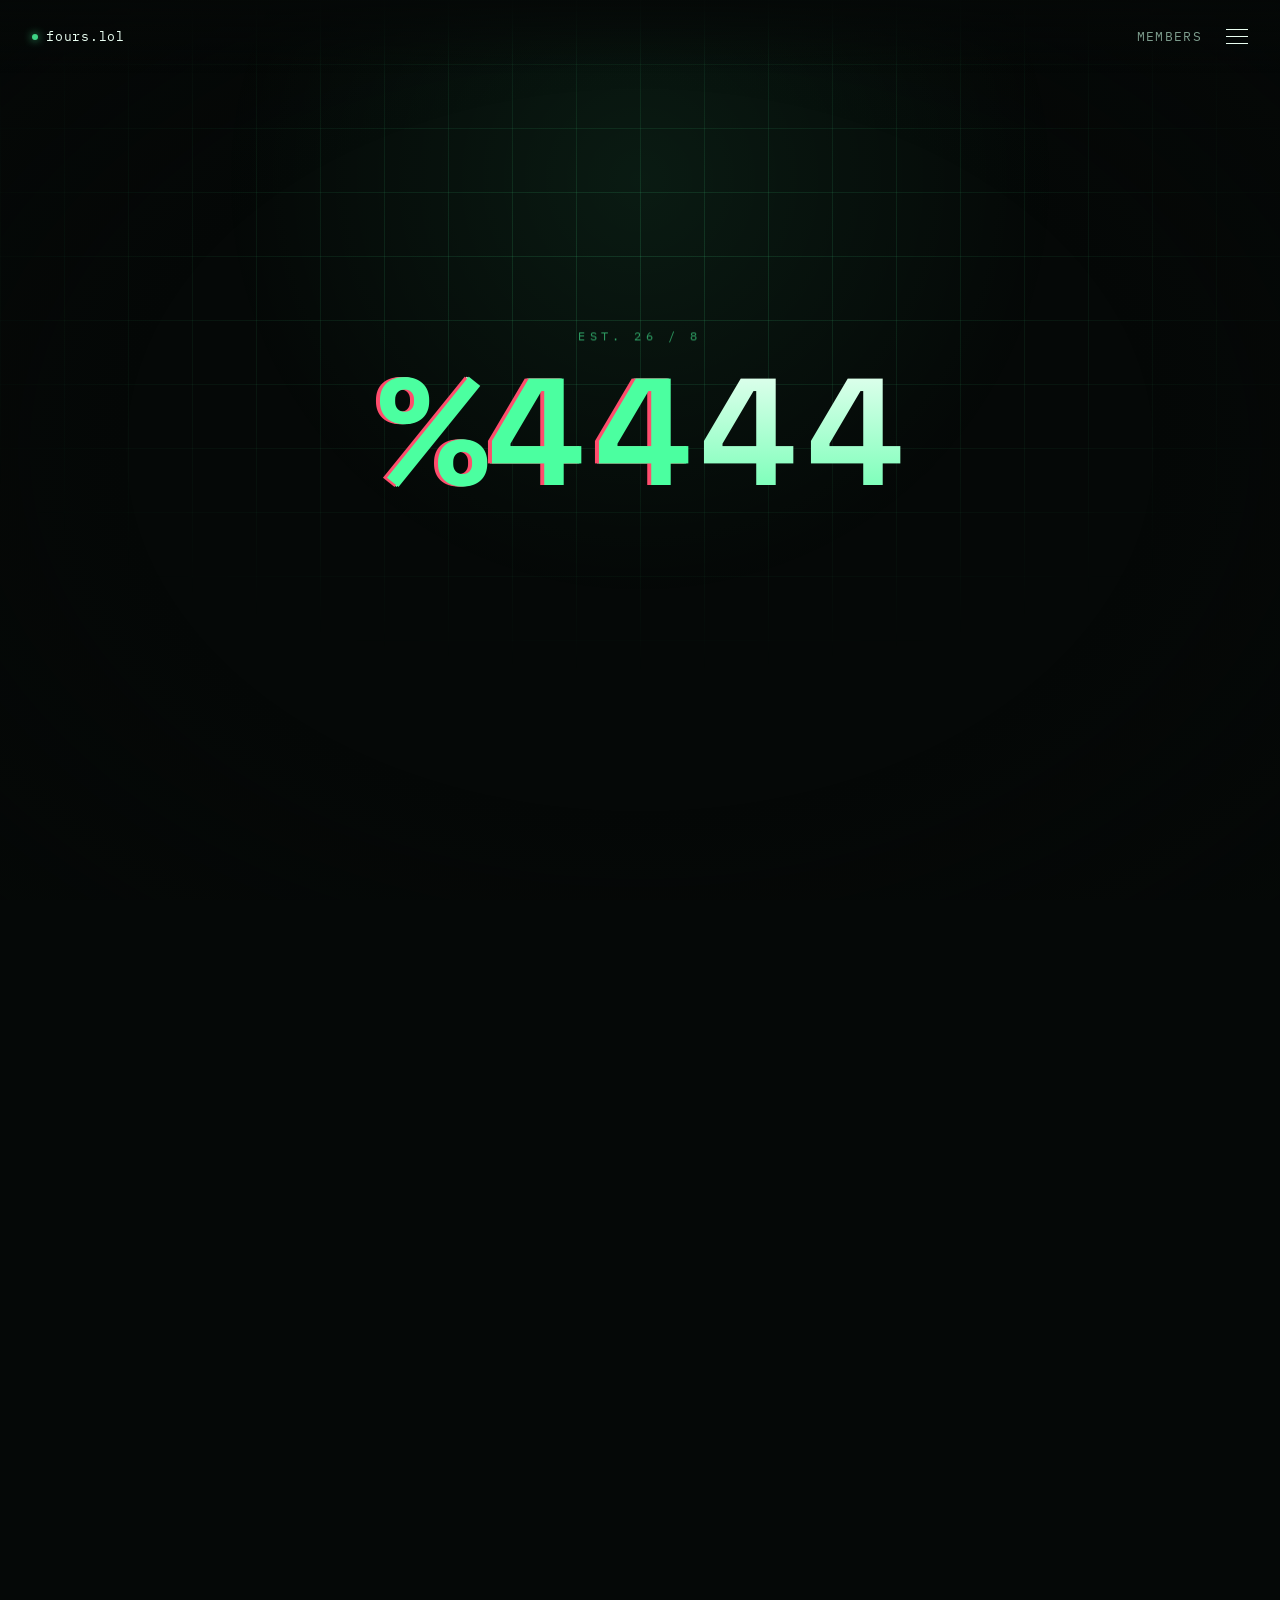
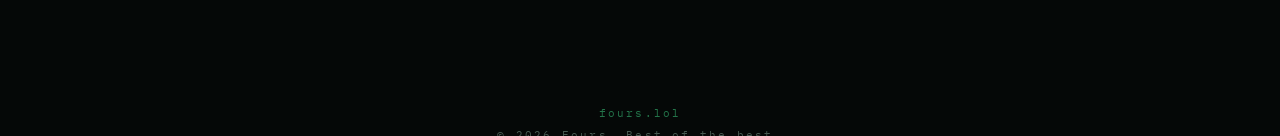
<file: index.html>
<!DOCTYPE html>
<html lang="en">
<head>
<meta charset="UTF-8">
<meta http-equiv="refresh" content="0; url=/home/">
<link rel="canonical" href="/home/">
<title>Fours</title>
</head>
<body>
<p>Redirecting to <a href="/home/">fours.lol/home</a>…</p>
</body>
</html>
</file>
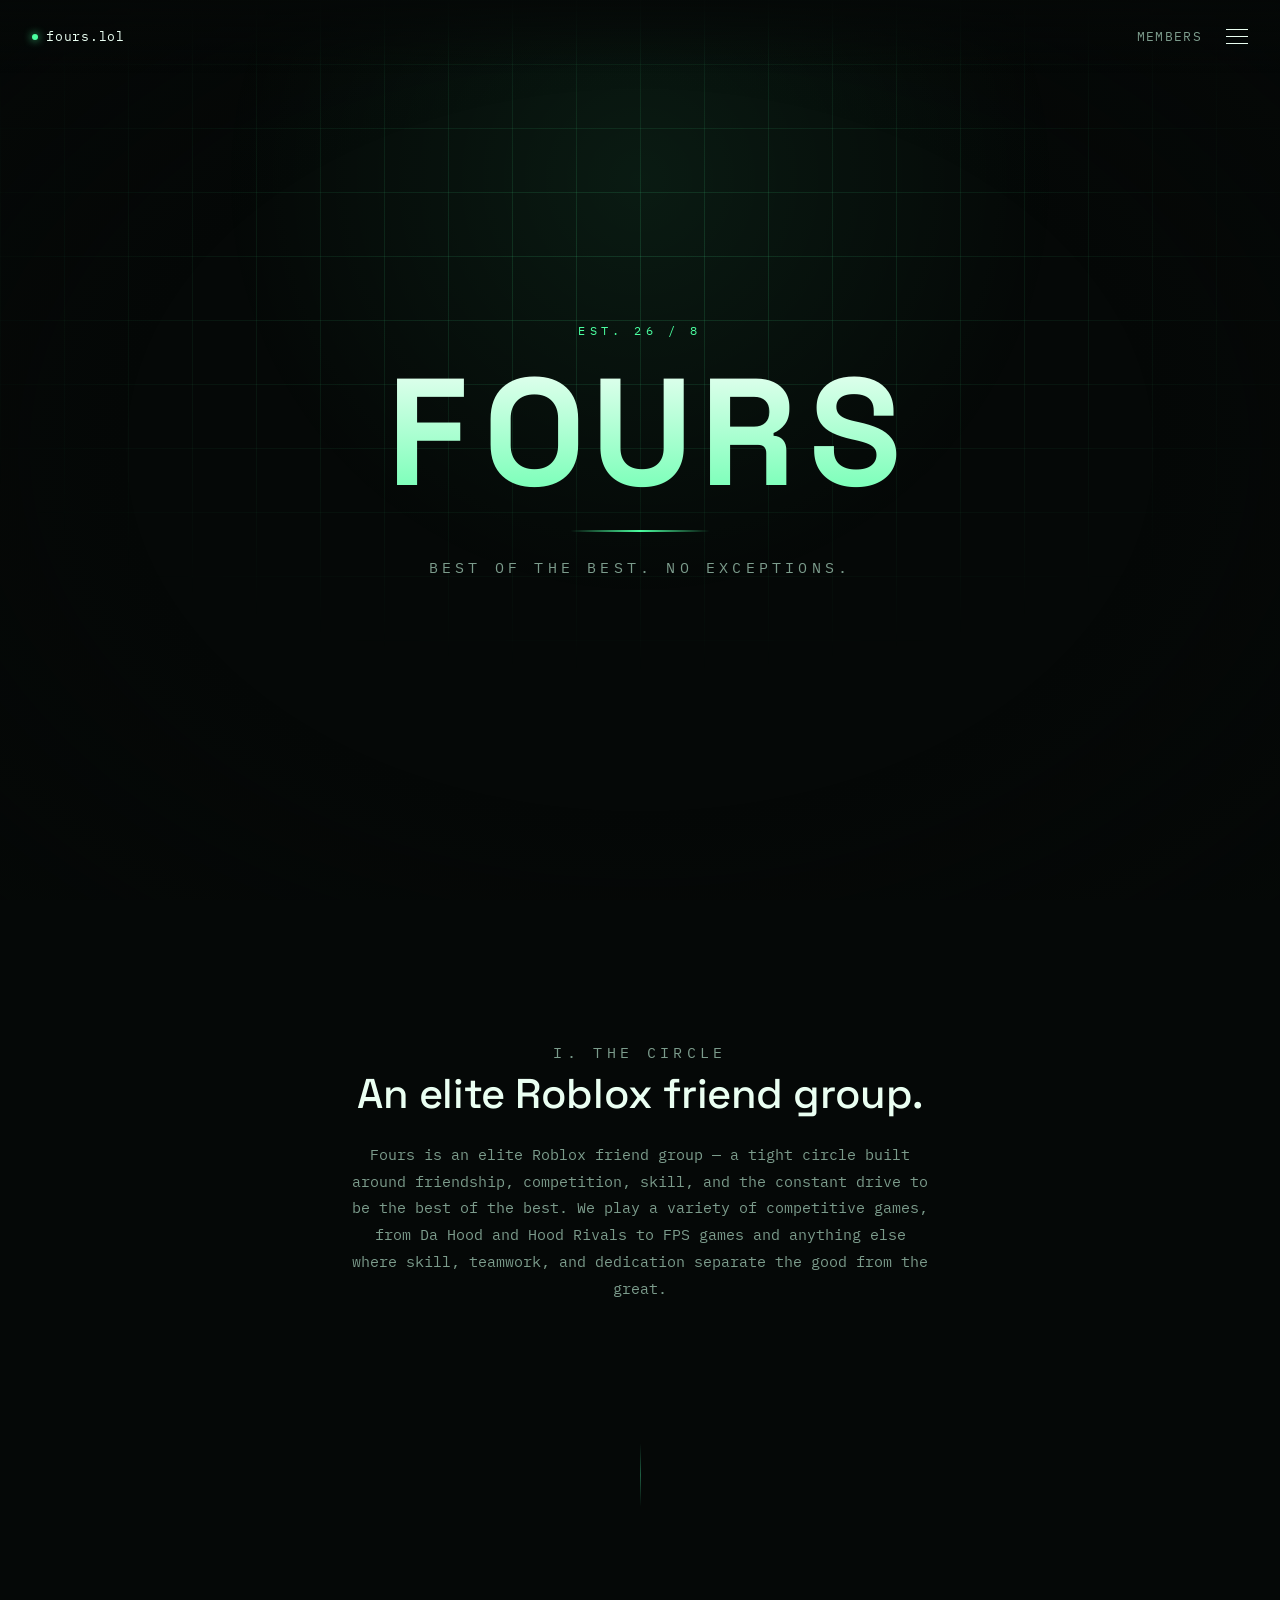
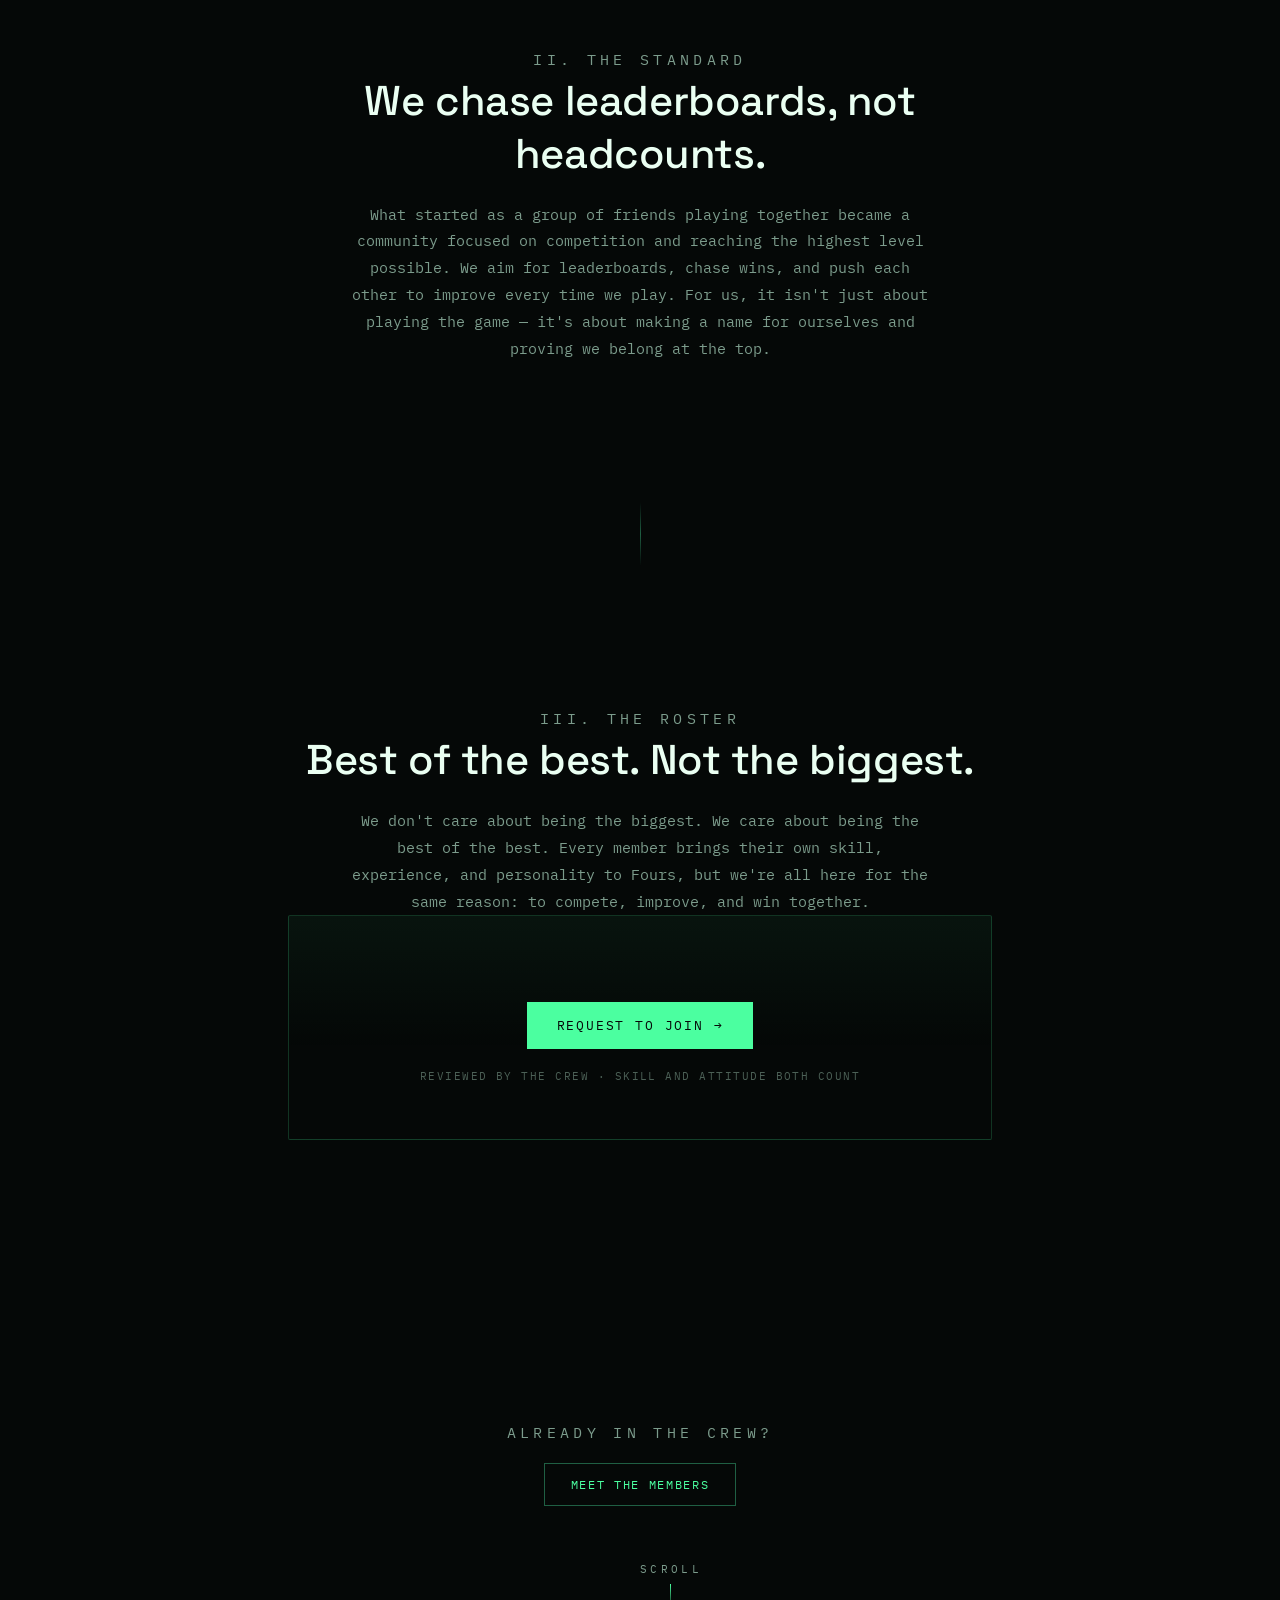
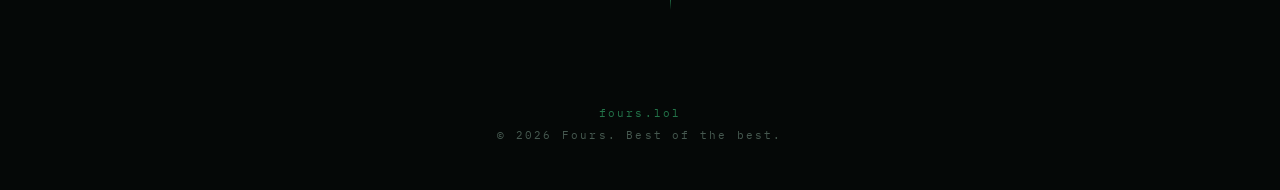
<file: home/index.html>
<!DOCTYPE html>
<html lang="en">
<head>
<meta charset="UTF-8">
<meta name="viewport" content="width=device-width, initial-scale=1.0">
<title>Fours</title>
<link rel="preconnect" href="https://fonts.googleapis.com">
<link rel="preconnect" href="https://fonts.gstatic.com" crossorigin>
<link href="https://fonts.googleapis.com/css2?family=Space+Grotesk:wght@400;500;700&family=IBM+Plex+Mono:wght@400;500&display=swap" rel="stylesheet">
<link rel="stylesheet" href="../styles.css">
</head>
<body data-page="home">

<div class="grid-bg"></div>
<div class="grid-glow" id="glow"></div>
<div class="vignette"></div>

<nav>
  <a class="nav-left" href="/home/">
    <span class="nav-dot"></span>fours.lol
  </a>
  <div class="nav-right">
    <a class="nav-link" data-page-link="members" href="/members/">MEMBERS</a>
    <button class="burger" id="burgerBtn" aria-label="Open menu">
      <span></span><span></span><span></span>
    </button>
  </div>
</nav>

<div class="menu-backdrop" id="menuBackdrop"></div>
<div class="menu-panel" id="menuPanel">
  <a class="menu-item" data-page-link="home" href="/home/"><span class="num">01</span>Home</a>
  <a class="menu-item" data-page-link="members" href="/members/"><span class="num">02</span>Members</a>
  <a class="menu-item" href="/home/#join"><span class="num">03</span>Join</a>
</div>

<main>
  <section class="hero">
    <div class="eyebrow">Est. 26 / 8</div>
    <div class="title-wrap" id="title">
      <span data-final="F">4</span>
      <span data-final="O">4</span>
      <span data-final="U">4</span>
      <span data-final="R">4</span>
      <span data-final="S">4</span>
    </div>
    <div class="title-underline"></div>
    <p class="tagline">Best of the best. No exceptions.</p>
    <div class="scroll-cue"><span>SCROLL</span><span class="arrow"></span></div>
  </section>

  <section class="section reveal">
    <p class="label">I. The Circle</p>
    <h2>An elite Roblox friend group.</h2>
    <p>Fours is an elite Roblox friend group — a tight circle built around friendship, competition, skill, and the constant drive to be the best of the best. We play a variety of competitive games, from Da Hood and Hood Rivals to FPS games and anything else where skill, teamwork, and dedication separate the good from the great.</p>
  </section>

  <div class="divider reveal"></div>

  <section class="section reveal">
    <p class="label">II. The Standard</p>
    <h2>We chase leaderboards, not headcounts.</h2>
    <p>What started as a group of friends playing together became a community focused on competition and reaching the highest level possible. We aim for leaderboards, chase wins, and push each other to improve every time we play. For us, it isn't just about playing the game — it's about making a name for ourselves and proving we belong at the top.</p>
  </section>

  <div class="divider reveal"></div>

  <section class="section reveal" id="join">
    <p class="label">III. The Roster</p>
    <h2>Best of the best. Not the biggest.</h2>
    <p>We don't care about being the biggest. We care about being the best of the best. Every member brings their own skill, experience, and personality to Fours, but we're all here for the same reason: to compete, improve, and win together.</p>

    <div class="gate">
      <button class="btn" id="requestBtn">Request to Join →</button>
      <div class="fine">Reviewed by the crew &middot; skill and attitude both count</div>
    </div>
  </section>

  <section class="section reveal">
    <p class="label">Already in the crew?</p>
    <a class="btn-outline" href="/members/">Meet the Members</a>
  </section>
</main>

<footer>
  <span class="domain">fours.lol</span>
  © 2026 Fours. Best of the best.
</footer>

<script src="../app.js"></script>
</body>
</html>
</file>
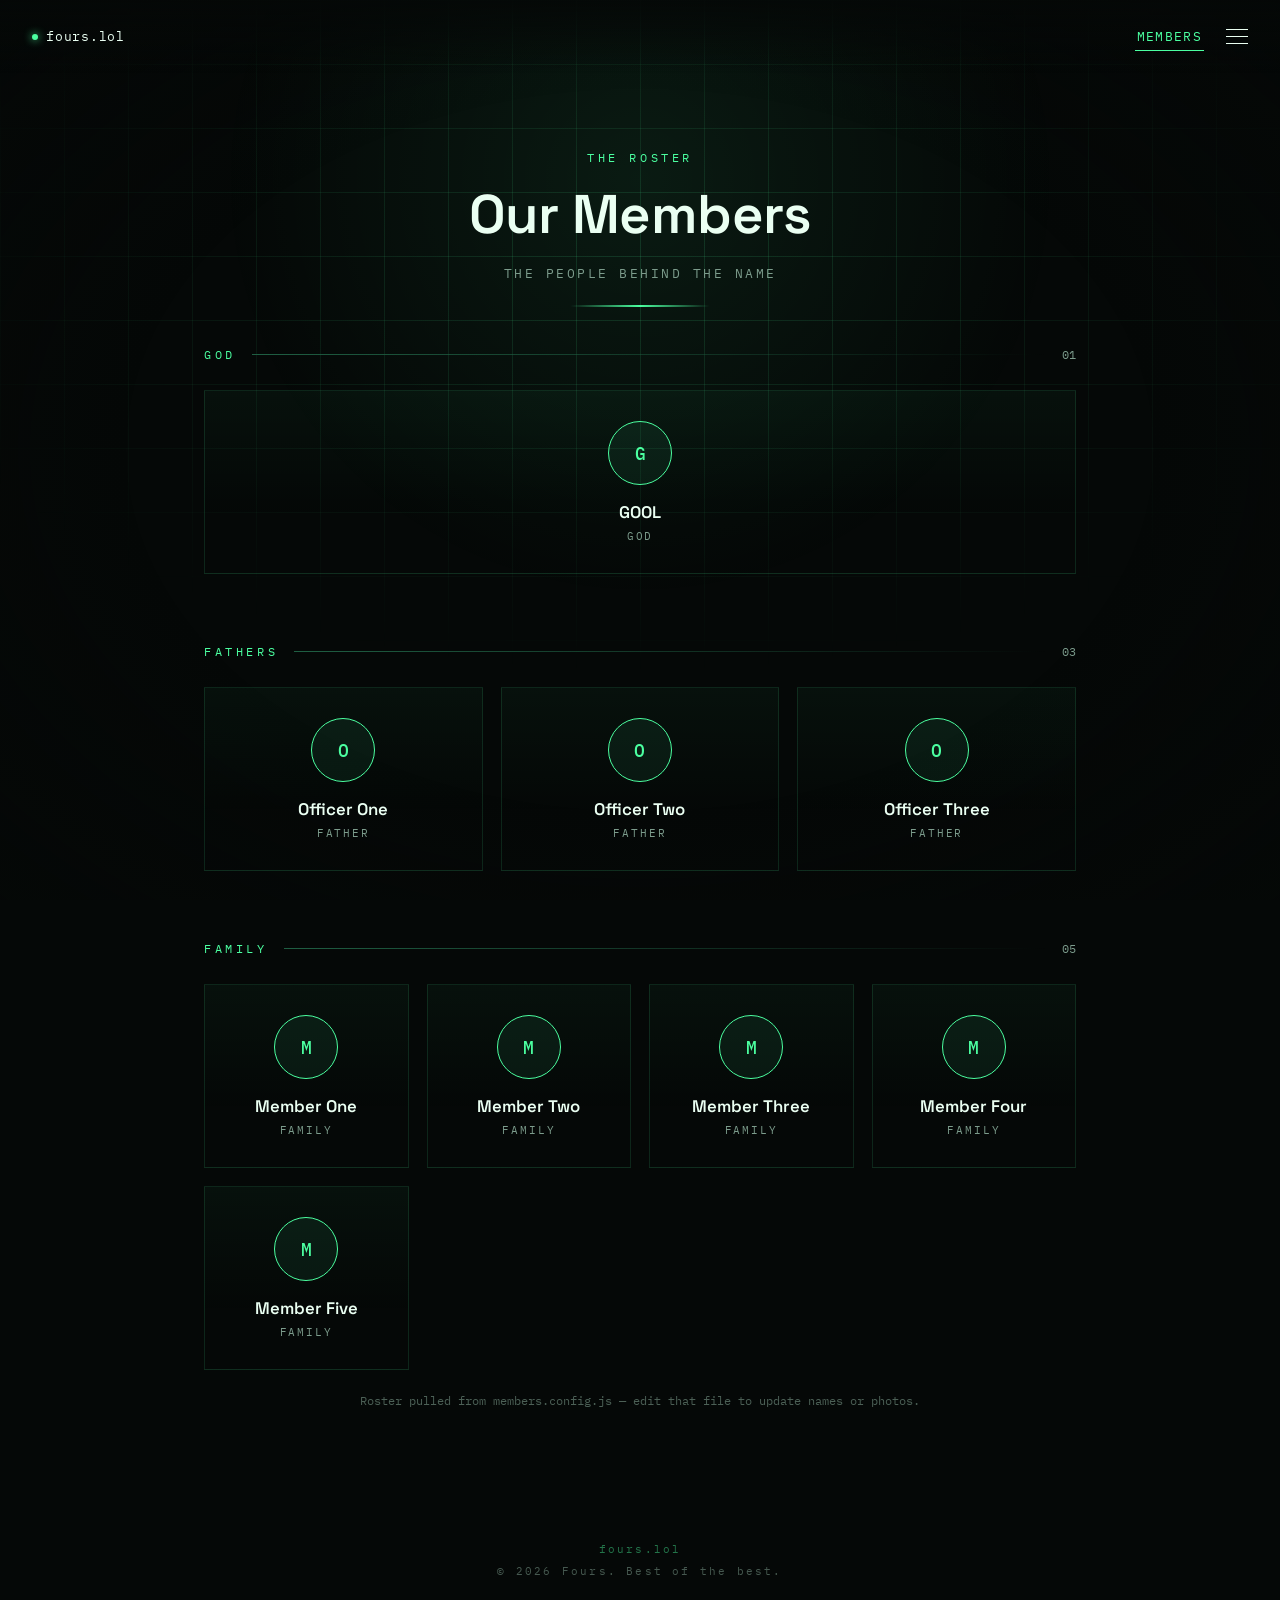
<file: members/index.html>
<!DOCTYPE html>
<html lang="en">
<head>
<meta charset="UTF-8">
<meta name="viewport" content="width=device-width, initial-scale=1.0">
<title>Members — Fours</title>
<link rel="preconnect" href="https://fonts.googleapis.com">
<link rel="preconnect" href="https://fonts.gstatic.com" crossorigin>
<link href="https://fonts.googleapis.com/css2?family=Space+Grotesk:wght@400;500;700&family=IBM+Plex+Mono:wght@400;500&display=swap" rel="stylesheet">
<link rel="stylesheet" href="../styles.css">
</head>
<body data-page="members">

<div class="grid-bg"></div>
<div class="grid-glow" id="glow"></div>
<div class="vignette"></div>

<nav>
  <a class="nav-left" href="/home/">
    <span class="nav-dot"></span>fours.lol
  </a>
  <div class="nav-right">
    <a class="nav-link" data-page-link="members" href="/members/">MEMBERS</a>
    <button class="burger" id="burgerBtn" aria-label="Open menu">
      <span></span><span></span><span></span>
    </button>
  </div>
</nav>

<div class="menu-backdrop" id="menuBackdrop"></div>
<div class="menu-panel" id="menuPanel">
  <a class="menu-item" data-page-link="home" href="/home/"><span class="num">01</span>Home</a>
  <a class="menu-item" data-page-link="members" href="/members/"><span class="num">02</span>Members</a>
  <a class="menu-item" href="/home/#join"><span class="num">03</span>Join</a>
</div>

<main>
  <section class="members-hero reveal">
    <p class="label">The Roster</p>
    <h1>Our Members</h1>
    <p class="sub">The people behind the name</p>
    <div class="title-underline"></div>
  </section>

  <div class="tier reveal">
    <div class="tier-head">
      <span class="tier-name">God</span>
      <span class="tier-line"></span>
      <span class="tier-count" id="count-god">00</span>
    </div>
    <div class="member-grid" id="grid-god"></div>
  </div>

  <div class="tier reveal">
    <div class="tier-head">
      <span class="tier-name">Fathers</span>
      <span class="tier-line"></span>
      <span class="tier-count" id="count-fathers">00</span>
    </div>
    <div class="member-grid" id="grid-fathers"></div>
  </div>

  <div class="tier reveal">
    <div class="tier-head">
      <span class="tier-name">Family</span>
      <span class="tier-line"></span>
      <span class="tier-count" id="count-family">00</span>
    </div>
    <div class="member-grid" id="grid-family"></div>
    <p class="roster-note">Roster pulled from members.config.js — edit that file to update names or photos.</p>
  </div>
</main>

<footer>
  <span class="domain">fours.lol</span>
  © 2026 Fours. Best of the best.
</footer>

<script src="../roster-data.js"></script>
<script src="../render-members.js"></script>
<script src="../app.js"></script>
</body>
</html>
</file>
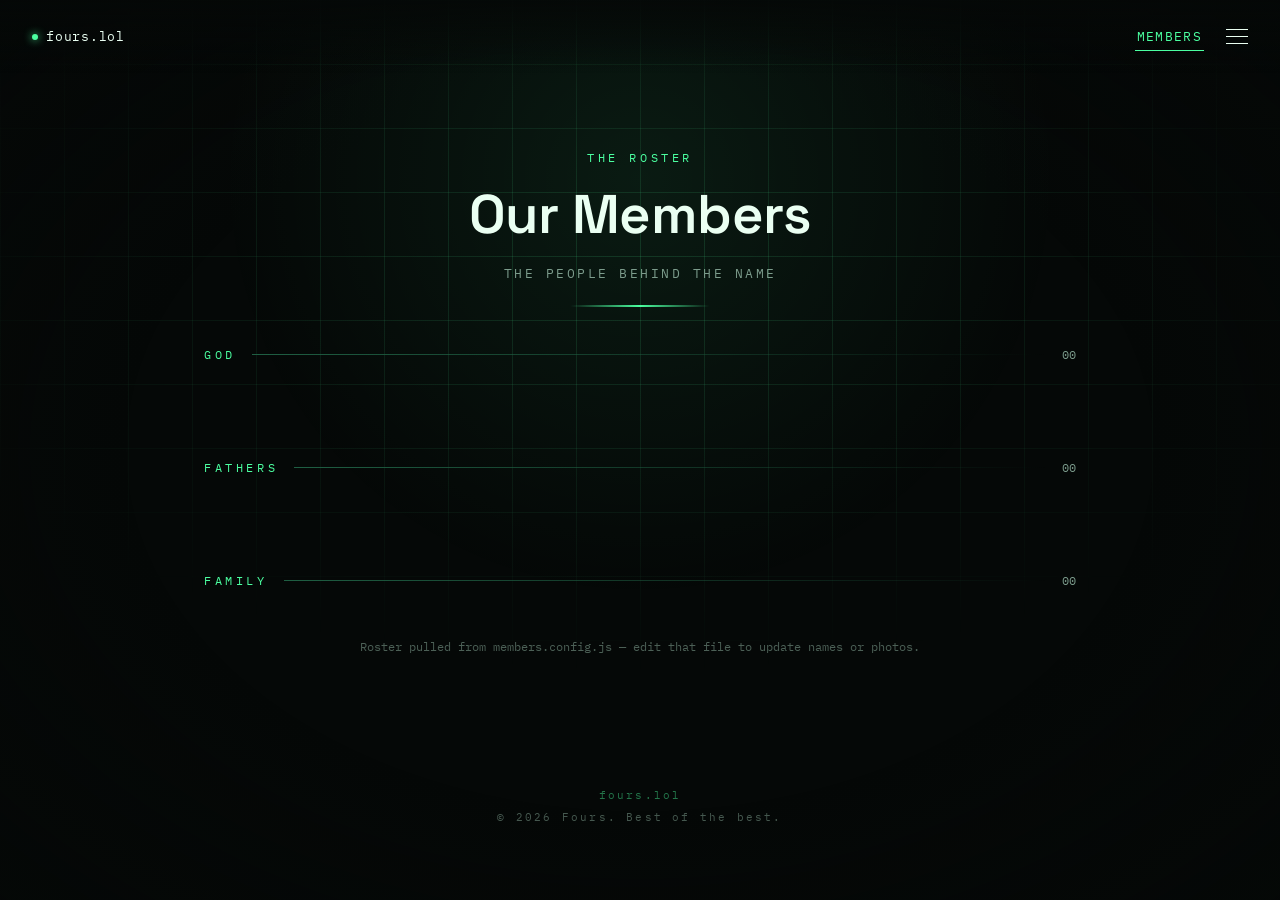
<file: members/members.html>
<!DOCTYPE html>
<html lang="en">
<head>
<meta charset="UTF-8">
<meta name="viewport" content="width=device-width, initial-scale=1.0">
<title>Members — Fours</title>
<link rel="preconnect" href="https://fonts.googleapis.com">
<link rel="preconnect" href="https://fonts.gstatic.com" crossorigin>
<link href="https://fonts.googleapis.com/css2?family=Space+Grotesk:wght@400;500;700&family=IBM+Plex+Mono:wght@400;500&display=swap" rel="stylesheet">
<link rel="stylesheet" href="../styles.css">
</head>
<body data-page="members">

<div class="grid-bg"></div>
<div class="grid-glow" id="glow"></div>
<div class="vignette"></div>

<nav>
  <a class="nav-left" href="/home/">
    <span class="nav-dot"></span>fours.lol
  </a>
  <div class="nav-right">
    <a class="nav-link" data-page-link="members" href="/members/">MEMBERS</a>
    <button class="burger" id="burgerBtn" aria-label="Open menu">
      <span></span><span></span><span></span>
    </button>
  </div>
</nav>

<div class="menu-backdrop" id="menuBackdrop"></div>
<div class="menu-panel" id="menuPanel">
  <a class="menu-item" data-page-link="home" href="/home/"><span class="num">01</span>Home</a>
  <a class="menu-item" data-page-link="members" href="/members/"><span class="num">02</span>Members</a>
  <a class="menu-item" href="/home/#join"><span class="num">03</span>Join</a>
</div>

<main>
  <section class="members-hero reveal">
    <p class="label">The Roster</p>
    <h1>Our Members</h1>
    <p class="sub">The people behind the name</p>
    <div class="title-underline"></div>
  </section>

  <div class="tier reveal">
    <div class="tier-head">
      <span class="tier-name">God</span>
      <span class="tier-line"></span>
      <span class="tier-count" id="count-god">00</span>
    </div>
    <div class="member-grid" id="grid-god"></div>
  </div>

  <div class="tier reveal">
    <div class="tier-head">
      <span class="tier-name">Fathers</span>
      <span class="tier-line"></span>
      <span class="tier-count" id="count-fathers">00</span>
    </div>
    <div class="member-grid" id="grid-fathers"></div>
  </div>

  <div class="tier reveal">
    <div class="tier-head">
      <span class="tier-name">Family</span>
      <span class="tier-line"></span>
      <span class="tier-count" id="count-family">00</span>
    </div>
    <div class="member-grid" id="grid-family"></div>
    <p class="roster-note">Roster pulled from members.config.js — edit that file to update names or photos.</p>
  </div>
</main>

<footer>
  <span class="domain">fours.lol</span>
  © 2026 Fours. Best of the best.
</footer>

<script src="../members.config.js"></script>
<script src="../render-members.js"></script>
<script src="../app.js"></script>
</body>
</html>
</file>
<file: styles.css>
:root{
  --bg: #050807;
  --bg-soft: #0a100d;
  --green: #4bffa0;
  --green-dim: #1f5f43;
  --green-faint: rgba(75,255,160,0.08);
  --ink: #eafff2;
  --ink-dim: #7c9c8c;
  --mono: 'IBM Plex Mono', monospace;
  --display: 'Space Grotesk', sans-serif;
}

*{ margin:0; padding:0; box-sizing:border-box; }

html{ scroll-behavior:smooth; }

body{
  background: var(--bg);
  color: var(--ink);
  font-family: var(--display);
  overflow-x:hidden;
  min-height:100vh;
  -webkit-font-smoothing: antialiased;
}

/* ---------- grid background ---------- */
.grid-bg{
  position:fixed;
  inset:0;
  z-index:0;
  pointer-events:none;
  background-image:
    linear-gradient(to right, rgba(75,255,160,0.14) 1px, transparent 1px),
    linear-gradient(to bottom, rgba(75,255,160,0.14) 1px, transparent 1px);
  background-size: 64px 64px;
  -webkit-mask-image: radial-gradient(ellipse 80% 60% at 50% 30%, black 0%, transparent 75%);
          mask-image: radial-gradient(ellipse 80% 60% at 50% 30%, black 0%, transparent 75%);
  animation: gridDrift 30s linear infinite;
  will-change: background-position;
}

@keyframes gridDrift{
  0%{ background-position: 0 0, 0 0; }
  100%{ background-position: 64px 64px, 64px 64px; }
}

.grid-glow{
  position:fixed;
  inset:0;
  z-index:0;
  pointer-events:none;
  background: radial-gradient(circle 600px at var(--mx,50%) var(--my,20%), var(--green-faint), transparent 70%);
  transition: background-position 0.2s ease;
}

.vignette{
  position:fixed;
  inset:0;
  z-index:1;
  pointer-events:none;
  background: radial-gradient(ellipse 100% 100% at 50% 50%, transparent 40%, var(--bg) 100%);
}

/* ---------- nav ---------- */
nav{
  position:fixed;
  top:0; left:0; right:0;
  z-index:30;
  display:flex;
  align-items:center;
  justify-content:space-between;
  padding: 22px 32px;
  font-family: var(--mono);
  font-size:13px;
  letter-spacing:0.06em;
  color: var(--ink-dim);
  background: linear-gradient(to bottom, rgba(5,8,7,0.9), transparent);
}
.nav-dot{
  display:inline-block;
  width:6px; height:6px;
  border-radius:50%;
  background: var(--green);
  margin-right:8px;
  box-shadow: 0 0 8px var(--green);
  animation: pulseDot 2.4s ease-in-out infinite;
}
@keyframes pulseDot{
  0%,100%{ opacity:1; }
  50%{ opacity:0.35; }
}
.nav-left{
  color: var(--ink);
  cursor:pointer;
  background:none;
  border:none;
  text-decoration:none;
  font-family: var(--mono);
  font-size:13px;
  letter-spacing:0.06em;
  display:flex;
  align-items:center;
}

.nav-right{
  display:flex;
  align-items:center;
  gap: 22px;
}

.nav-link{
  background:none;
  border:none;
  text-decoration:none;
  color: var(--ink-dim);
  font-family: var(--mono);
  font-size:13px;
  letter-spacing:0.1em;
  cursor:pointer;
  padding: 6px 2px;
  position:relative;
  transition: color 0.25s ease;
}
.nav-link::after{
  content:'';
  position:absolute;
  left:0; right:100%;
  bottom:0;
  height:1px;
  background: var(--green);
  transition: right 0.25s ease;
}
.nav-link:hover{ color: var(--ink); }
.nav-link:hover::after,
.nav-link.active::after{ right:0; }
.nav-link.active{ color: var(--green); }

.burger{
  width:22px;
  height:16px;
  position:relative;
  background:none;
  border:none;
  cursor:pointer;
  padding:0;
}
.burger span{
  position:absolute;
  left:0; right:0;
  height:1.5px;
  background: var(--ink);
  transition: transform 0.3s ease, opacity 0.3s ease, background 0.3s ease;
}
.burger span:nth-child(1){ top:0; }
.burger span:nth-child(2){ top:7px; }
.burger span:nth-child(3){ top:14px; }
.burger.open span{ background: var(--green); }
.burger.open span:nth-child(1){ transform: translateY(7px) rotate(45deg); }
.burger.open span:nth-child(2){ opacity:0; }
.burger.open span:nth-child(3){ transform: translateY(-7px) rotate(-45deg); }

.menu-panel{
  position:fixed;
  top:0; right:0;
  height:100svh;
  width: min(320px, 82vw);
  background: rgba(6,10,9,0.98);
  border-left: 1px solid rgba(75,255,160,0.14);
  z-index:25;
  display:flex;
  flex-direction:column;
  justify-content:center;
  gap: 6px;
  padding: 24px 40px;
  transform: translateX(100%);
  transition: transform 0.4s cubic-bezier(.16,1,.3,1);
}
.menu-panel.open{ transform: translateX(0); }

.menu-panel a.menu-item{
  display:block;
  background:none;
  border:none;
  text-align:left;
  text-decoration:none;
  color: var(--ink);
  font-family: var(--display);
  font-weight:500;
  font-size: 1.6rem;
  letter-spacing:-0.01em;
  padding: 14px 0;
  cursor:pointer;
  opacity:0;
  transform: translateX(20px);
  transition: color 0.25s ease;
}
.menu-panel.open .menu-item{
  animation: menuItemIn 0.5s cubic-bezier(.16,1,.3,1) forwards;
}
.menu-panel.open .menu-item:nth-child(1){ animation-delay: 0.08s; }
.menu-panel.open .menu-item:nth-child(2){ animation-delay: 0.14s; }
.menu-panel.open .menu-item:nth-child(3){ animation-delay: 0.20s; }
@keyframes menuItemIn{ to{ opacity:1; transform: translateX(0); } }

.menu-item .num{
  font-family: var(--mono);
  font-size:12px;
  color: var(--green);
  margin-right:12px;
}
.menu-item:hover{ color: var(--green); }
.menu-item.active{ color: var(--green); }

.menu-backdrop{
  position:fixed;
  inset:0;
  z-index:24;
  background: rgba(0,0,0,0.4);
  opacity:0;
  pointer-events:none;
  transition: opacity 0.3s ease;
}
.menu-backdrop.open{ opacity:1; pointer-events:auto; }

/* ---------- hero ---------- */
main{ position:relative; z-index:2; }

.hero{
  min-height:100svh;
  display:flex;
  flex-direction:column;
  align-items:center;
  justify-content:center;
  text-align:center;
  padding: 0 24px;
}

.eyebrow{
  font-family: var(--mono);
  font-size:12px;
  letter-spacing:0.35em;
  color: var(--green);
  opacity:0;
  text-transform:uppercase;
  animation: fadeUp 0.8s ease forwards;
  animation-delay: 0.15s;
  margin-bottom: 22px;
}

.title-wrap{
  display:flex;
  gap: 0.02em;
  font-weight:700;
  font-size: clamp(3.4rem, 14vw, 9.5rem);
  line-height:0.95;
  letter-spacing:-0.02em;
  position:relative;
}

.title-wrap span{
  display:inline-block;
  width: 1.05ch;
  text-align:center;
  color: var(--ink);
  background: linear-gradient(180deg, var(--ink) 0%, var(--green) 130%);
  -webkit-background-clip: text;
  background-clip: text;
  -webkit-text-fill-color: transparent;
  position:relative;
}

.title-wrap span.glitching{
  animation: glitchJitter 0.09s steps(2) infinite;
}

.title-wrap span.locked{
  animation: lockFlash 0.35s ease;
}

@keyframes glitchJitter{
  0%{ transform: translate(0,0); text-shadow: 2px 0 var(--green), -2px 0 #ff4d6d; }
  50%{ transform: translate(-1px,1px); text-shadow: -2px 0 var(--green), 2px 0 #ff4d6d; }
  100%{ transform: translate(1px,-1px); text-shadow: 2px 0 #ff4d6d, -2px 0 var(--green); }
}

@keyframes lockFlash{
  0%{ opacity:0.2; text-shadow: 0 0 18px var(--green); transform: scaleY(1.3); }
  100%{ opacity:1; text-shadow: 0 0 0 transparent; transform: scaleY(1); }
}

.title-underline{
  width:0;
  height:2px;
  background: linear-gradient(90deg, transparent, var(--green), transparent);
  margin: 26px auto 0;
  animation: growLine 1s ease forwards;
  animation-delay: 1.5s;
}
@keyframes growLine{ to{ width:140px; } }

.tagline{
  font-family: var(--mono);
  font-size: clamp(12px, 2vw, 15px);
  letter-spacing:0.28em;
  text-transform:uppercase;
  color: var(--ink-dim);
  margin-top: 26px;
  opacity:0;
  animation: fadeUp 0.8s ease forwards;
  animation-delay: 1.75s;
}

@keyframes fadeUp{
  from{ opacity:0; transform: translateY(14px); }
  to{ opacity:1; transform: translateY(0); }
}

.scroll-cue{
  position:absolute;
  bottom: 36px;
  left:50%;
  transform: translateX(-50%);
  font-family: var(--mono);
  font-size:11px;
  letter-spacing:0.3em;
  color: var(--ink-dim);
  display:flex;
  flex-direction:column;
  align-items:center;
  gap:8px;
  opacity:0;
  animation: fadeUp 0.8s ease forwards;
  animation-delay: 2.05s;
}
.scroll-cue .arrow{
  width:1px;
  height:26px;
  background: linear-gradient(to bottom, var(--green), transparent);
  animation: arrowPulse 1.8s ease-in-out infinite;
}
@keyframes arrowPulse{
  0%,100%{ opacity:0.3; }
  50%{ opacity:1; }
}

/* ---------- reveal sections ---------- */
.section{
  max-width: 760px;
  margin: 0 auto;
  padding: 140px 28px;
  text-align:center;
}

.reveal{
  opacity:0;
  transform: translateY(28px);
  filter: blur(4px);
  transition: opacity 0.9s cubic-bezier(.16,1,.3,1), transform 0.9s cubic-bezier(.16,1,.3,1), filter 0.9s ease;
}
.reveal.is-visible{
  opacity:1;
  transform: translateY(0);
  filter: blur(0);
}

.label{
  font-family: var(--mono);
  font-size:12px;
  letter-spacing:0.3em;
  color: var(--green);
  text-transform:uppercase;
  margin-bottom:18px;
}

.section h2{
  font-size: clamp(1.8rem, 4.2vw, 2.6rem);
  font-weight:500;
  letter-spacing:-0.01em;
  margin-bottom:22px;
}

.section p{
  font-family: var(--mono);
  font-size:14.5px;
  line-height:1.85;
  color: var(--ink-dim);
  max-width: 580px;
  margin: 0 auto;
}

.divider{
  width:1px;
  height:64px;
  margin: 0 auto;
  background: linear-gradient(to bottom, transparent, var(--green-dim), transparent);
}

/* ---------- gate card ---------- */
.gate{
  border:1px solid rgba(75,255,160,0.18);
  border-radius:2px;
  background: linear-gradient(180deg, rgba(75,255,160,0.05), transparent 60%);
  padding: 56px 36px;
  position:relative;
  overflow:hidden;
}
.gate::before{
  content:'';
  position:absolute;
  top:-1px; left:-1px; right:-1px;
  height:1px;
  background: linear-gradient(90deg, transparent, var(--green), transparent);
  opacity:0.6;
}

.btn{
  position:relative;
  display:inline-flex;
  align-items:center;
  gap:10px;
  font-family: var(--mono);
  font-size:13px;
  letter-spacing:0.14em;
  text-transform:uppercase;
  color: var(--bg);
  background: var(--green);
  border:none;
  padding: 15px 30px;
  margin-top: 30px;
  cursor:pointer;
  overflow:hidden;
  transition: transform 0.25s ease, box-shadow 0.25s ease;
  -webkit-tap-highlight-color: transparent;
}
.btn:hover{
  transform: translateY(-2px);
  box-shadow: 0 8px 30px rgba(75,255,160,0.25);
}
.btn:active{ transform: translateY(0) scale(0.98); }

.btn .ripple{
  position:absolute;
  border-radius:50%;
  background: rgba(5,8,7,0.35);
  transform: scale(0);
  animation: rippleAnim 0.6s ease-out forwards;
  pointer-events:none;
}
@keyframes rippleAnim{
  to{ transform: scale(3); opacity:0; }
}

.btn-outline{
  display:inline-flex;
  font-family: var(--mono);
  font-size:12px;
  letter-spacing:0.14em;
  text-transform:uppercase;
  color: var(--green);
  background: transparent;
  border:1px solid var(--green-dim);
  text-decoration:none;
  padding: 13px 26px;
  margin-top: 16px;
  cursor:pointer;
  transition: border-color 0.25s ease, color 0.25s ease, background 0.25s ease;
}
.btn-outline:hover{
  border-color: var(--green);
  background: rgba(75,255,160,0.06);
}

.fine{
  font-family: var(--mono);
  font-size:10.5px;
  letter-spacing:0.14em;
  color: var(--ink-dim);
  opacity:0.6;
  margin-top:20px;
  text-transform:uppercase;
}

footer{
  position:relative;
  z-index:2;
  text-align:center;
  padding: 60px 24px 48px;
  font-family: var(--mono);
  font-size:11px;
  letter-spacing:0.2em;
  color: var(--ink-dim);
  opacity:0.55;
}
footer .domain{ color: var(--green); opacity:0.8; margin-bottom:8px; display:block; }

/* ---------- members page ---------- */
.members-hero{
  padding: 150px 24px 40px;
  text-align:center;
}
.members-hero .label{ margin-bottom:14px; }
.members-hero h1{
  font-size: clamp(2.2rem, 6vw, 3.4rem);
  font-weight:600;
  letter-spacing:-0.01em;
}
.members-hero .sub{
  font-family: var(--mono);
  font-size:12.5px;
  letter-spacing:0.2em;
  text-transform:uppercase;
  color: var(--ink-dim);
  margin-top:16px;
}
.members-hero .title-underline{ animation:none; width:140px; margin:24px auto 0; }

.tier{
  max-width: 920px;
  margin: 0 auto;
  padding: 0 24px 70px;
}
.tier-head{
  display:flex;
  align-items:center;
  gap:16px;
  margin-bottom: 28px;
}
.tier-head .tier-name{
  font-family: var(--mono);
  font-size:12px;
  letter-spacing:0.3em;
  text-transform:uppercase;
  color: var(--green);
  white-space:nowrap;
}
.tier-head .tier-line{
  flex:1;
  height:1px;
  background: linear-gradient(90deg, var(--green-dim), transparent);
}
.tier-head .tier-count{
  font-family: var(--mono);
  font-size:12px;
  color: var(--ink-dim);
}

.member-grid{
  display:grid;
  grid-template-columns: repeat(auto-fit, minmax(190px, 1fr));
  gap: 18px;
}

.member-card{
  background: linear-gradient(180deg, rgba(75,255,160,0.04), transparent 70%);
  border:1px solid rgba(75,255,160,0.12);
  padding: 30px 20px;
  text-align:center;
  transition: border-color 0.3s ease, transform 0.3s ease;
}
.member-card:hover{
  border-color: rgba(75,255,160,0.4);
  transform: translateY(-4px);
}
.member-avatar{
  width:64px; height:64px;
  border-radius:50%;
  border:1px solid var(--green);
  margin: 0 auto 16px;
  display:flex;
  align-items:center;
  justify-content:center;
  font-family: var(--mono);
  font-weight:500;
  font-size:18px;
  color: var(--green);
  background: rgba(75,255,160,0.06);
}
.member-avatar-img{
  object-fit: cover;
  display:block;
}
.member-name{
  font-family: var(--display);
  font-weight:600;
  font-size:1.05rem;
  margin-bottom:6px;
}
.member-role{
  font-family: var(--mono);
  font-size:10.5px;
  letter-spacing:0.18em;
  color: var(--ink-dim);
  text-transform:uppercase;
}

.roster-note{
  max-width:600px;
  margin: 20px auto 0;
  text-align:center;
  font-family: var(--mono);
  font-size:12px;
  color: var(--ink-dim);
  opacity:0.6;
  line-height:1.8;
}

@media (prefers-reduced-motion: reduce){
  *{ animation-duration: 0.01ms !important; animation-iteration-count: 1 !important; transition-duration: 0.01ms !important; }
}
</file>
